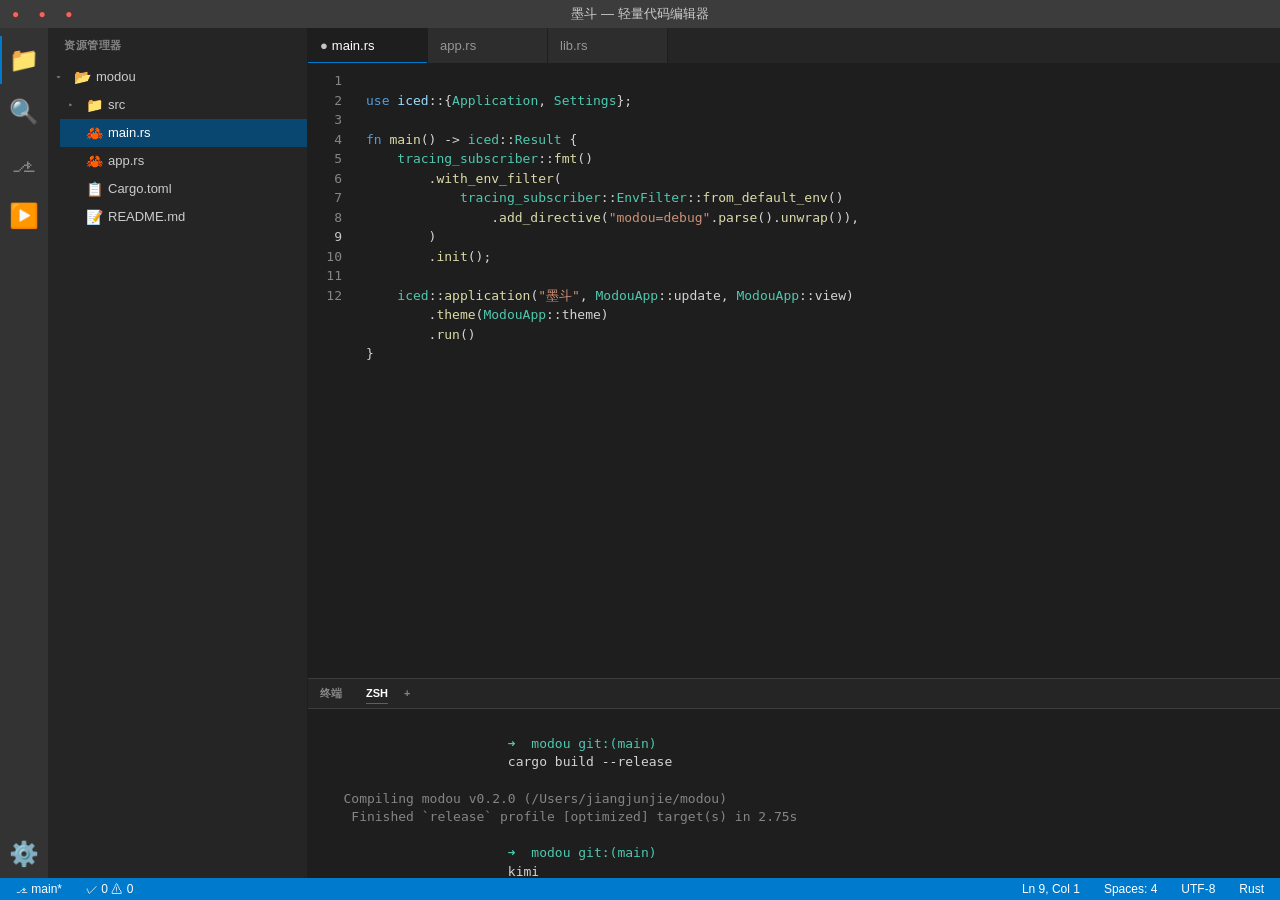
<file: docs/design-prototype.html>
<!DOCTYPE html>
<html lang="zh-CN">
<head>
    <meta charset="UTF-8">
    <meta name="viewport" content="width=device-width, initial-scale=1.0">
    <title>墨斗 IDE - 设计原型</title>
    <style>
        * {
            margin: 0;
            padding: 0;
            box-sizing: border-box;
        }

        body {
            font-family: -apple-system, BlinkMacSystemFont, "PingFang SC", "Helvetica Neue", sans-serif;
            background: #1e1e1e;
            color: #d4d4d4;
            overflow: hidden;
            height: 100vh;
            display: flex;
            flex-direction: column;
        }

        /* 标题栏 */
        .title-bar {
            height: 28px;
            background: #3c3c3c;
            display: flex;
            align-items: center;
            justify-content: center;
            font-size: 13px;
            color: #cccccc;
            -webkit-app-region: drag;
            position: relative;
        }

        .title-bar::before {
            content: "● ● ●";
            position: absolute;
            left: 12px;
            font-size: 12px;
            letter-spacing: 8px;
            color: #ff5f57;
        }

        .title-bar::after {
            content: "墨斗 — 轻量代码编辑器";
        }

        /* 主容器 */
        .main-container {
            display: flex;
            flex: 1;
            overflow: hidden;
        }

        /* 活动栏 */
        .activity-bar {
            width: 48px;
            background: #333333;
            display: flex;
            flex-direction: column;
            align-items: center;
            padding-top: 8px;
            gap: 4px;
        }

        .activity-icon {
            width: 48px;
            height: 48px;
            display: flex;
            align-items: center;
            justify-content: center;
            font-size: 24px;
            cursor: pointer;
            color: #858585;
            transition: color 0.15s;
            position: relative;
        }

        .activity-icon:hover {
            color: #ffffff;
        }

        .activity-icon.active {
            color: #ffffff;
        }

        .activity-icon.active::before {
            content: "";
            position: absolute;
            left: 0;
            top: 0;
            bottom: 0;
            width: 2px;
            background: #007acc;
        }

        .activity-icon.bottom {
            margin-top: auto;
        }

        /* 侧边栏 */
        .sidebar {
            width: 260px;
            background: #252526;
            border-right: 1px solid #1e1e1e;
            display: flex;
            flex-direction: column;
        }

        .sidebar-header {
            padding: 10px 16px 6px;
            font-size: 11px;
            font-weight: 600;
            color: #858585;
            text-transform: uppercase;
            letter-spacing: 0.5px;
        }

        .file-tree {
            flex: 1;
            overflow-y: auto;
            padding: 4px 0;
        }

        .tree-item {
            display: flex;
            align-items: center;
            padding: 3px 8px;
            cursor: pointer;
            font-size: 13px;
            line-height: 22px;
            color: #cccccc;
            user-select: none;
        }

        .tree-item:hover {
            background: #2a2d2e;
        }

        .tree-item.selected {
            background: #094771;
            color: #ffffff;
        }

        .tree-item .icon {
            width: 20px;
            text-align: center;
            margin-right: 4px;
            font-size: 14px;
        }

        .tree-item .chevron {
            width: 16px;
            font-size: 10px;
            color: #858585;
        }

        .tree-children {
            margin-left: 12px;
        }

        /* 编辑区 */
        .editor-area {
            flex: 1;
            display: flex;
            flex-direction: column;
            background: #1e1e1e;
        }

        /* 标签栏 */
        .tab-bar {
            height: 35px;
            background: #252526;
            display: flex;
            align-items: flex-end;
            overflow-x: auto;
        }

        .tab {
            height: 35px;
            display: flex;
            align-items: center;
            padding: 0 12px;
            background: #2d2d2d;
            border-right: 1px solid #1e1e1e;
            font-size: 13px;
            color: #969696;
            cursor: pointer;
            min-width: 120px;
            max-width: 200px;
            position: relative;
        }

        .tab.active {
            background: #1e1e1e;
            color: #ffffff;
        }

        .tab.active::after {
            content: "";
            position: absolute;
            bottom: 0;
            left: 0;
            right: 0;
            height: 1px;
            background: #007acc;
        }

        .tab:hover:not(.active) {
            background: #2a2a2a;
            color: #cccccc;
        }

        .tab .dirty-dot {
            color: #c5c5c5;
            margin-right: 4px;
        }

        .tab .close-btn {
            margin-left: 8px;
            width: 20px;
            height: 20px;
            display: flex;
            align-items: center;
            justify-content: center;
            border-radius: 3px;
            font-size: 14px;
            opacity: 0;
        }

        .tab:hover .close-btn {
            opacity: 1;
        }

        .tab .close-btn:hover {
            background: #3c3c3c;
        }

        /* 编辑器内容 */
        .editor-content {
            flex: 1;
            display: flex;
            overflow: hidden;
            font-family: "SF Mono", "JetBrains Mono", Menlo, monospace;
            font-size: 13px;
            line-height: 1.5;
        }

        .line-numbers {
            width: 50px;
            padding: 8px 8px 8px 0;
            text-align: right;
            color: #858585;
            user-select: none;
            background: #1e1e1e;
        }

        .line-numbers div {
            padding-right: 8px;
        }

        .line-numbers .active {
            color: #c6c6c6;
        }

        .code-content {
            flex: 1;
            padding: 8px 16px 8px 8px;
            overflow: auto;
            white-space: pre;
        }

        /* 语法高亮 */
        .keyword { color: #569cd6; }
        .string { color: #ce9178; }
        .comment { color: #6a9955; }
        .function { color: #dcdcaa; }
        .variable { color: #9cdcfe; }
        .type { color: #4ec9b0; }
        .number { color: #b5cea8; }
        .operator { color: #d4d4d4; }

        /* 面板 */
        .panel {
            height: 200px;
            background: #1e1e1e;
            border-top: 1px solid #3c3c3c;
            display: flex;
            flex-direction: column;
        }

        .panel-header {
            height: 30px;
            background: #252526;
            display: flex;
            align-items: center;
            padding: 0 12px;
            font-size: 11px;
            font-weight: 600;
            color: #858585;
            text-transform: uppercase;
            border-bottom: 1px solid #3c3c3c;
        }

        .panel-tabs {
            display: flex;
            gap: 16px;
            margin-left: 24px;
        }

        .panel-tab {
            cursor: pointer;
            padding: 4px 0;
            border-bottom: 1px solid transparent;
        }

        .panel-tab.active {
            color: #ffffff;
            border-bottom-color: #007acc;
        }

        .terminal-content {
            flex: 1;
            padding: 8px 12px;
            font-family: "SF Mono", "JetBrains Mono", Menlo, monospace;
            font-size: 13px;
            line-height: 1.4;
            overflow-y: auto;
            background: #1e1e1e;
        }

        .terminal-line {
            white-space: pre-wrap;
            word-break: break-all;
        }

        .terminal-prompt {
            color: #4ec9b0;
        }

        .terminal-command {
            color: #d4d4d4;
        }

        .terminal-output {
            color: #858585;
        }

        /* 状态栏 */
        .status-bar {
            height: 22px;
            background: #007acc;
            display: flex;
            align-items: center;
            padding: 0 12px;
            font-size: 12px;
            color: #ffffff;
            gap: 16px;
        }

        .status-item {
            display: flex;
            align-items: center;
            gap: 4px;
            cursor: pointer;
            padding: 0 4px;
        }

        .status-item:hover {
            background: rgba(255,255,255,0.1);
        }

        .status-right {
            margin-left: auto;
            display: flex;
            gap: 16px;
        }

        /* 搜索框（浮层） */
        .search-overlay {
            position: fixed;
            top: 0;
            left: 0;
            right: 0;
            bottom: 0;
            background: rgba(0,0,0,0.5);
            display: none;
            align-items: flex-start;
            justify-content: center;
            padding-top: 80px;
            z-index: 1000;
        }

        .search-overlay.show {
            display: flex;
        }

        .search-box {
            width: 500px;
            background: #252526;
            border: 1px solid #3c3c3c;
            border-radius: 6px;
            box-shadow: 0 8px 32px rgba(0,0,0,0.4);
            overflow: hidden;
        }

        .search-input {
            width: 100%;
            padding: 12px 16px;
            background: #3c3c3c;
            border: none;
            color: #ffffff;
            font-size: 14px;
            outline: none;
        }

        .search-input::placeholder {
            color: #858585;
        }

        .search-results {
            max-height: 300px;
            overflow-y: auto;
        }

        .search-result-item {
            padding: 8px 16px;
            cursor: pointer;
            display: flex;
            align-items: center;
            gap: 8px;
        }

        .search-result-item:hover,
        .search-result-item.selected {
            background: #094771;
        }

        .search-result-item .file-icon {
            font-size: 14px;
        }

        .search-result-item .file-path {
            color: #858585;
            font-size: 12px;
            margin-left: auto;
        }

        /* 滚动条 */
        ::-webkit-scrollbar {
            width: 10px;
            height: 10px;
        }

        ::-webkit-scrollbar-track {
            background: transparent;
        }

        ::-webkit-scrollbar-thumb {
            background: #424242;
            border-radius: 5px;
        }

        ::-webkit-scrollbar-thumb:hover {
            background: #4f4f4f;
        }
    </style>
</head>
<body>
    <!-- 标题栏 -->
    <div class="title-bar"></div>

    <!-- 主容器 -->
    <div class="main-container">
        <!-- 活动栏 -->
        <div class="activity-bar">
            <div class="activity-icon active" title="资源管理器">📁</div>
            <div class="activity-icon" title="搜索">🔍</div>
            <div class="activity-icon" title="源代码管理">⎇</div>
            <div class="activity-icon" title="运行和调试">▶️</div>
            <div class="activity-icon bottom" title="设置">⚙️</div>
        </div>

        <!-- 侧边栏 -->
        <div class="sidebar">
            <div class="sidebar-header">资源管理器</div>
            <div class="file-tree">
                <div class="tree-item">
                    <span class="chevron">▾</span>
                    <span class="icon">📂</span>
                    <span>modou</span>
                </div>
                <div class="tree-children">
                    <div class="tree-item">
                        <span class="chevron">▸</span>
                        <span class="icon">📁</span>
                        <span>src</span>
                    </div>
                    <div class="tree-item selected">
                        <span class="chevron"></span>
                        <span class="icon">🦀</span>
                        <span>main.rs</span>
                    </div>
                    <div class="tree-item">
                        <span class="chevron"></span>
                        <span class="icon">🦀</span>
                        <span>app.rs</span>
                    </div>
                    <div class="tree-item">
                        <span class="chevron"></span>
                        <span class="icon">📋</span>
                        <span>Cargo.toml</span>
                    </div>
                    <div class="tree-item">
                        <span class="chevron"></span>
                        <span class="icon">📝</span>
                        <span>README.md</span>
                    </div>
                </div>
            </div>
        </div>

        <!-- 编辑区 -->
        <div class="editor-area">
            <!-- 标签栏 -->
            <div class="tab-bar">
                <div class="tab active">
                    <span class="dirty-dot">●</span>
                    <span>main.rs</span>
                    <span class="close-btn">×</span>
                </div>
                <div class="tab">
                    <span>app.rs</span>
                    <span class="close-btn">×</span>
                </div>
                <div class="tab">
                    <span>lib.rs</span>
                    <span class="close-btn">×</span>
                </div>
            </div>

            <!-- 编辑器内容 -->
            <div class="editor-content">
                <div class="line-numbers">
                    <div>1</div>
                    <div>2</div>
                    <div>3</div>
                    <div>4</div>
                    <div>5</div>
                    <div>6</div>
                    <div>7</div>
                    <div>8</div>
                    <div class="active">9</div>
                    <div>10</div>
                    <div>11</div>
                    <div>12</div>
                </div>
                <div class="code-content">
<span class="keyword">use</span> <span class="variable">iced</span>::{<span class="type">Application</span>, <span class="type">Settings</span>};

<span class="keyword">fn</span> <span class="function">main</span>() -> <span class="type">iced</span>::<span class="type">Result</span> {
    <span class="type">tracing_subscriber</span>::<span class="function">fmt</span>()
        .<span class="function">with_env_filter</span>(
            <span class="type">tracing_subscriber</span>::<span class="type">EnvFilter</span>::<span class="function">from_default_env</span>()
                .<span class="function">add_directive</span>(<span class="string">"modou=debug"</span>.<span class="function">parse</span>().<span class="function">unwrap</span>()),
        )
        .<span class="function">init</span>();

    <span class="type">iced</span>::<span class="function">application</span>(<span class="string">"墨斗"</span>, <span class="type">ModouApp</span>::update, <span class="type">ModouApp</span>::view)
        .<span class="function">theme</span>(<span class="type">ModouApp</span>::theme)
        .<span class="function">run</span>()
}
                </div>
            </div>

            <!-- 面板 -->
            <div class="panel">
                <div class="panel-header">
                    <span>终端</span>
                    <div class="panel-tabs">
                        <span class="panel-tab active">zsh</span>
                        <span class="panel-tab">+</span>
                    </div>
                </div>
                <div class="terminal-content">
                    <div class="terminal-line">
                        <span class="terminal-prompt">➜  modou git:(main) </span>
                        <span class="terminal-command">cargo build --release</span>
                    </div>
                    <div class="terminal-line terminal-output">   Compiling modou v0.2.0 (/Users/jiangjunjie/modou)</div>
                    <div class="terminal-line terminal-output">    Finished `release` profile [optimized] target(s) in 2.75s</div>
                    <div class="terminal-line">
                        <span class="terminal-prompt">➜  modou git:(main) </span>
                        <span class="terminal-command">kimi</span>
                    </div>
                    <div class="terminal-line terminal-output">✻ Welcome to Kimi Code CLI!</div>
                </div>
            </div>
        </div>
    </div>

    <!-- 状态栏 -->
    <div class="status-bar">
        <div class="status-item">⎇ main*</div>
        <div class="status-item">✓ 0 ⚠ 0</div>
        <div class="status-right">
            <div class="status-item">Ln 9, Col 1</div>
            <div class="status-item">Spaces: 4</div>
            <div class="status-item">UTF-8</div>
            <div class="status-item">Rust</div>
        </div>
    </div>

    <!-- 搜索浮层（默认隐藏，按 ⌘+P 显示） -->
    <div class="search-overlay" id="searchOverlay">
        <div class="search-box">
            <input type="text" class="search-input" placeholder="搜索文件...">
            <div class="search-results">
                <div class="search-result-item selected">
                    <span class="file-icon">🦀</span>
                    <span>main.rs</span>
                    <span class="file-path">src/</span>
                </div>
                <div class="search-result-item">
                    <span class="file-icon">🦀</span>
                    <span>app.rs</span>
                    <span class="file-path">src/</span>
                </div>
                <div class="search-result-item">
                    <span class="file-icon">🦀</span>
                    <span>lib.rs</span>
                    <span class="file-path">src/</span>
                </div>
            </div>
        </div>
    </div>

    <script>
        // 简单的交互演示
        document.addEventListener('keydown', (e) => {
            if ((e.metaKey || e.ctrlKey) && e.key === 'p') {
                e.preventDefault();
                document.getElementById('searchOverlay').classList.toggle('show');
            }
            if (e.key === 'Escape') {
                document.getElementById('searchOverlay').classList.remove('show');
            }
        });

        // 点击关闭搜索
        document.getElementById('searchOverlay').addEventListener('click', (e) => {
            if (e.target.id === 'searchOverlay') {
                e.target.classList.remove('show');
            }
        });

        // 标签切换
        document.querySelectorAll('.tab').forEach(tab => {
            tab.addEventListener('click', () => {
                document.querySelectorAll('.tab').forEach(t => t.classList.remove('active'));
                tab.classList.add('active');
            });
        });

        // 活动栏切换
        document.querySelectorAll('.activity-icon').forEach(icon => {
            icon.addEventListener('click', () => {
                document.querySelectorAll('.activity-icon').forEach(i => i.classList.remove('active'));
                icon.classList.add('active');
            });
        });
    </script>
</body>
</html>
</file>
